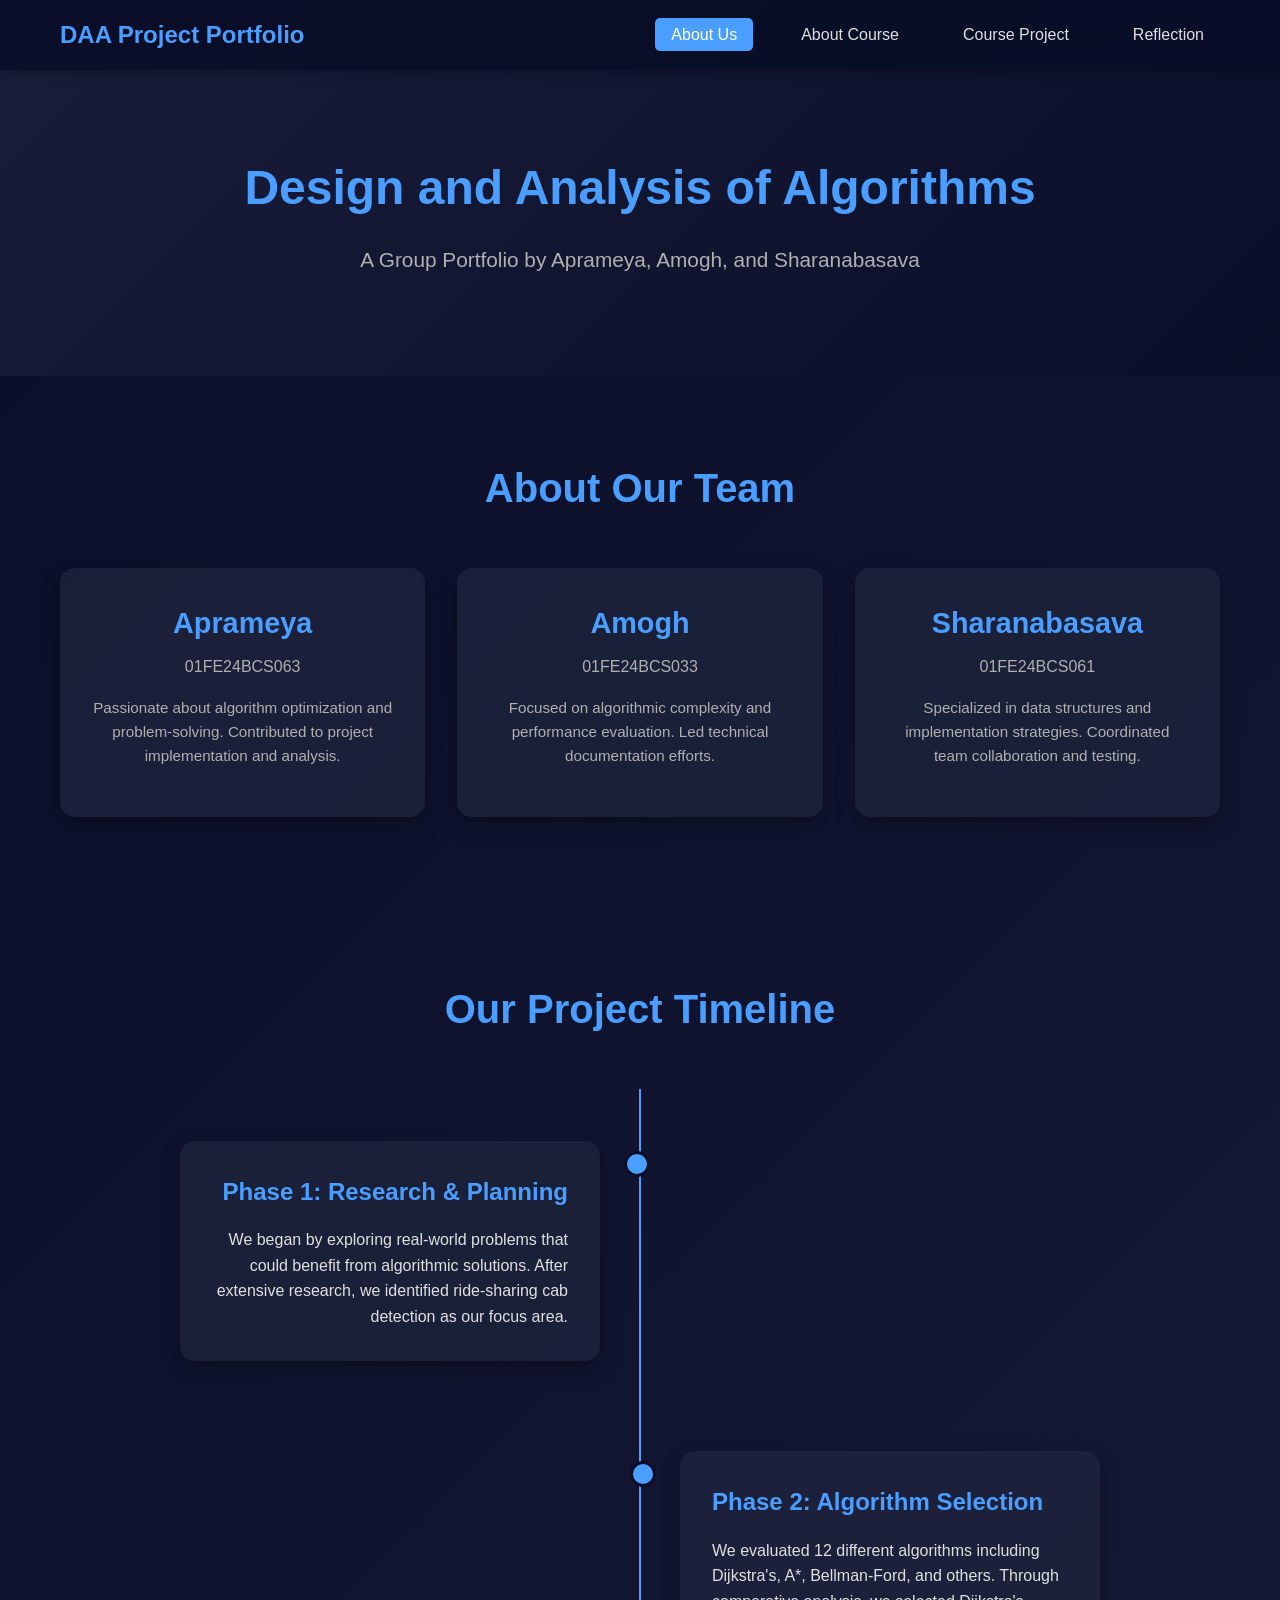
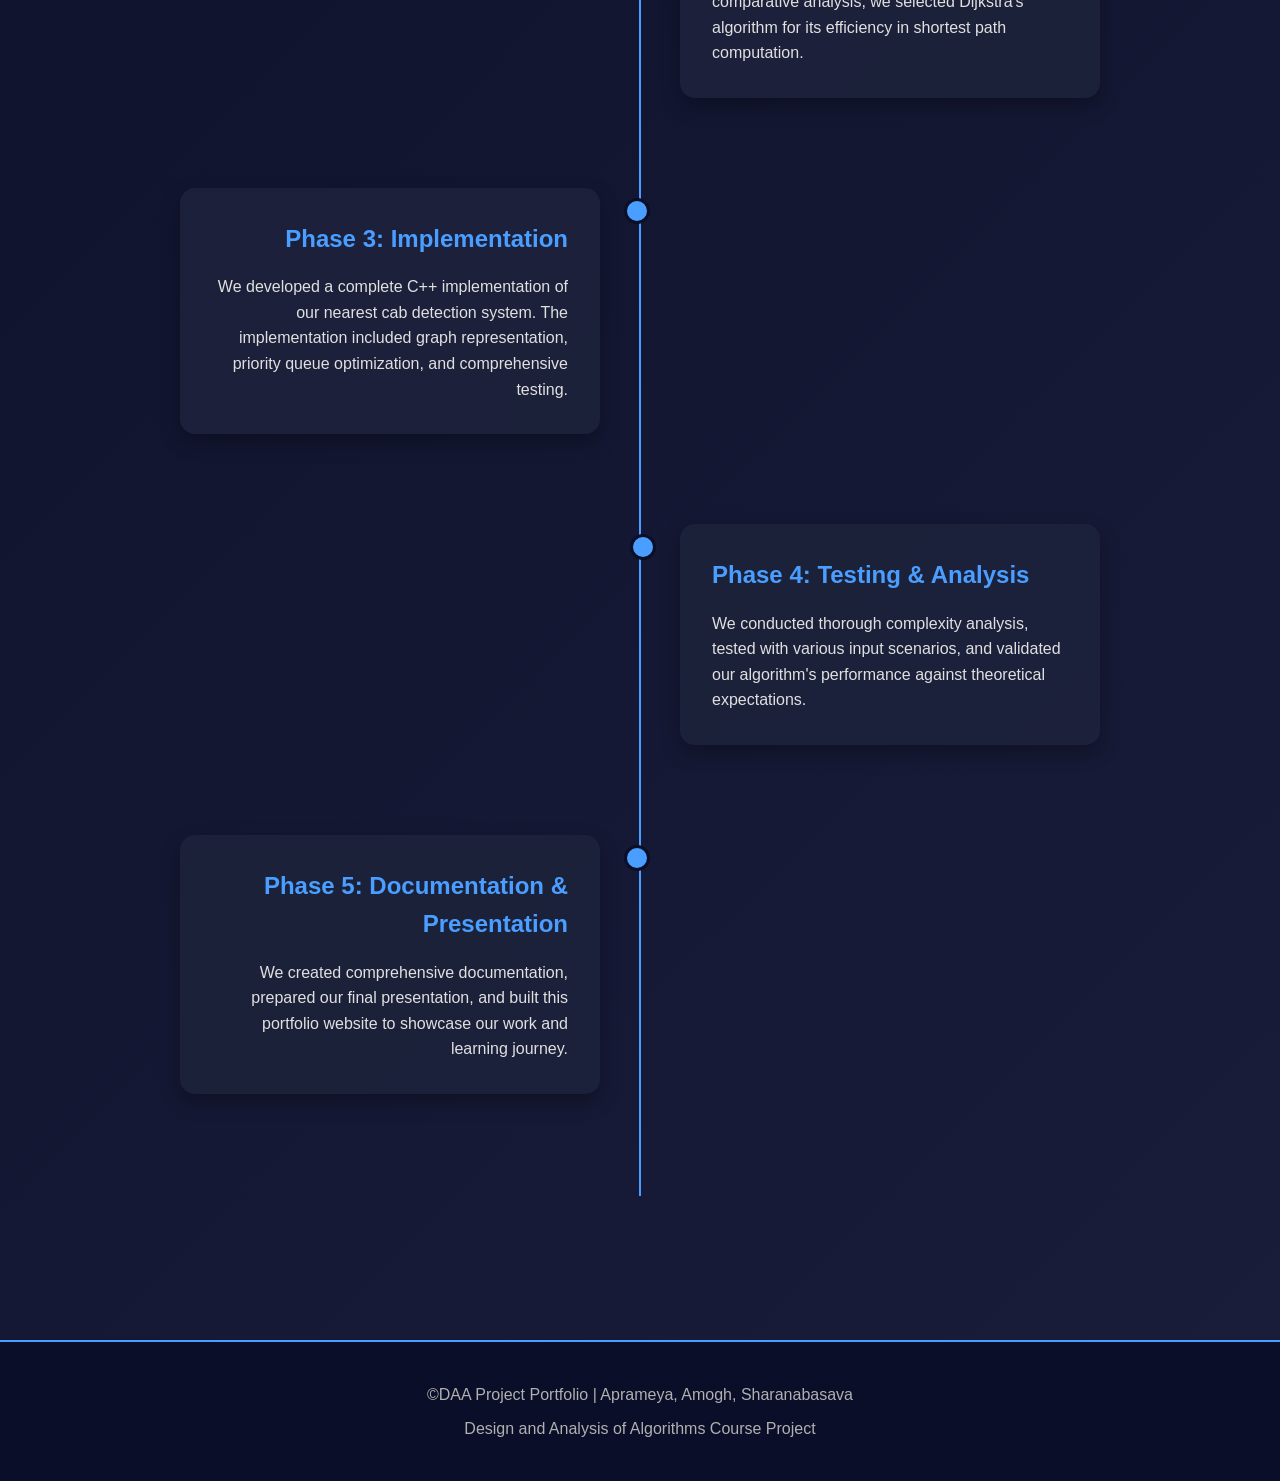
<file: index.html>
<!DOCTYPE html>
<html lang="en">
<head>
    <meta charset="UTF-8">
    <meta name="viewport" content="width=device-width, initial-scale=1.0">
    <title>DAA Project Portfolio - Aprameya, Amogh, Sharanabasava</title>
    <link rel="stylesheet" href="css/style.css">
</head>
<body>
    <!-- Navigation -->
    <nav class="navbar">
        <div class="nav-container">
            <div class="nav-brand">DAA Project Portfolio</div>
            <ul class="nav-menu">
                <li><a href="index.html" class="active">About Us</a></li>
                <li><a href="course.html">About Course</a></li>
                <li><a href="project.html">Course Project</a></li>
                <li><a href="reflection.html">Reflection</a></li>
            </ul>
        </div>
    </nav>

    <!-- Hero Section -->
    <section class="hero">
        <div class="container">
            <h1 class="fade-in">Design and Analysis of Algorithms</h1>
            <p class="subtitle fade-in">A Group Portfolio by Aprameya, Amogh, and Sharanabasava</p>
        </div>
    </section>

    <!-- About Us Section -->
    <section class="about-section">
        <div class="container">
            <h2 class="section-title slide-up">About Our Team</h2>
            <div class="team-grid">
                <div class="team-card slide-up">
                    <h3>Aprameya</h3>
                    <p>01FE24BCS063</p>
                    <p class="team-description">Passionate about algorithm optimization and problem-solving. Contributed to project implementation and analysis.</p>
                </div>
                <div class="team-card slide-up">
                    <h3>Amogh</h3>
                    <p>01FE24BCS033</p>
                    <p class="team-description">Focused on algorithmic complexity and performance evaluation. Led technical documentation efforts.</p>
                </div>
                <div class="team-card slide-up">
                    <h3>Sharanabasava</h3>
                    <p>01FE24BCS061</p>
                    <p class="team-description">Specialized in data structures and implementation strategies. Coordinated team collaboration and testing.</p>
                </div>
            </div>
        </div>
    </section>

    <!-- Project Timeline -->
    <section class="timeline-section">
        <div class="container">
            <h2 class="section-title slide-up">Our Project Timeline</h2>
            <div class="timeline">
                <div class="timeline-item left slide-up">
                    <div class="timeline-content">
                        <h3>Phase 1: Research & Planning</h3>
                        <p>We began by exploring real-world problems that could benefit from algorithmic solutions. After extensive research, we identified ride-sharing cab detection as our focus area.</p>
                    </div>
                </div>
                <div class="timeline-item right slide-up">
                    <div class="timeline-content">
                        <h3>Phase 2: Algorithm Selection</h3>
                        <p>We evaluated 12 different algorithms including Dijkstra's, A*, Bellman-Ford, and others. Through comparative analysis, we selected Dijkstra's algorithm for its efficiency in shortest path computation.</p>
                    </div>
                </div>
                <div class="timeline-item left slide-up">
                    <div class="timeline-content">
                        <h3>Phase 3: Implementation</h3>
                        <p>We developed a complete C++ implementation of our nearest cab detection system. The implementation included graph representation, priority queue optimization, and comprehensive testing.</p>
                    </div>
                </div>
                <div class="timeline-item right slide-up">
                    <div class="timeline-content">
                        <h3>Phase 4: Testing & Analysis</h3>
                        <p>We conducted thorough complexity analysis, tested with various input scenarios, and validated our algorithm's performance against theoretical expectations.</p>
                    </div>
                </div>
                <div class="timeline-item left slide-up">
                    <div class="timeline-content">
                        <h3>Phase 5: Documentation & Presentation</h3>
                        <p>We created comprehensive documentation, prepared our final presentation, and built this portfolio website to showcase our work and learning journey.</p>
                    </div>
                </div>
            </div>
        </div>
    </section>

    <!-- Footer -->
    <footer class="footer">
        <div class="container">
            <p>&copy;DAA Project Portfolio | Aprameya, Amogh, Sharanabasava</p>
            <p>Design and Analysis of Algorithms Course Project</p>
        </div>
    </footer>

    <script src="js/scroll.js"></script>
</body>
</html>
</file>
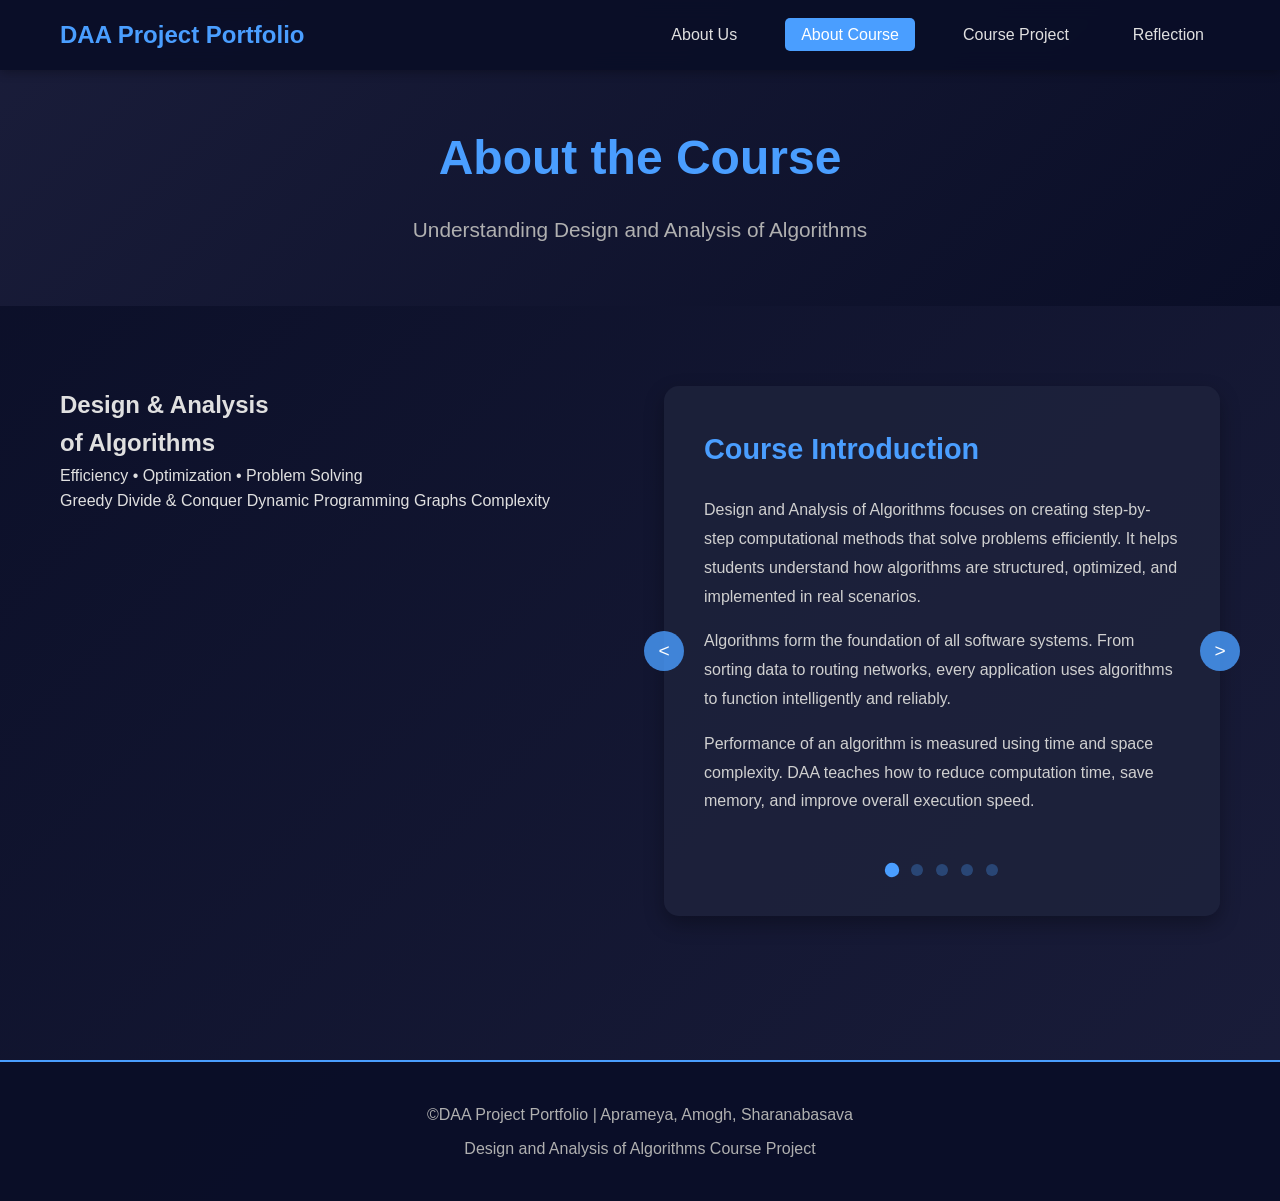
<file: course.html>
<!DOCTYPE html>
<html lang="en">
<head>
    <meta charset="UTF-8">
    <meta name="viewport" content="width=device-width, initial-scale=1.0">
    <title>About Course - DAA Project Portfolio</title>
    <link rel="stylesheet" href="css/style.css">
</head>
<body>
    <!-- Navigation -->
    <nav class="navbar">
        <div class="nav-container">
            <div class="nav-brand">DAA Project Portfolio</div>
            <ul class="nav-menu">
                <li><a href="index.html">About Us</a></li>
                <li><a href="course.html" class="active">About Course</a></li>
                <li><a href="project.html">Course Project</a></li>
                <li><a href="reflection.html">Reflection</a></li>
            </ul>
        </div>
    </nav>

    <!-- Hero Section -->
    <section class="hero hero-small">
        <div class="container">
            <h1 class="fade-in">About the Course</h1>
            <p class="subtitle fade-in">Understanding Design and Analysis of Algorithms</p>
        </div>
    </section>

    <!-- Course Content Section with Image and Slider -->
    <section class="course-content-section">
        <div class="container">
            <div class="course-layout">
                <!-- Left Side: Image -->
                <div class="course-image-container slide-up">
    <div class="course-visual">
        <h2>Design & Analysis<br>of Algorithms</h2>
        <p>Efficiency • Optimization • Problem Solving</p>

        <div class="algo-tags">
            <span>Greedy</span>
            <span>Divide & Conquer</span>
            <span>Dynamic Programming</span>
            <span>Graphs</span>
            <span>Complexity</span>
        </div>
    </div>
</div>

                <!-- Right Side: Slider -->
                <div class="course-slider-container slide-up">
                    <div class="slider-wrapper">
                        <!-- Slide 1: Course Introduction -->
                        <div class="slide active">
                            <h3>Course Introduction</h3>
                            <p>Design and Analysis of Algorithms focuses on creating step-by-step computational methods that solve problems efficiently. It helps students understand how algorithms are structured, optimized, and implemented in real scenarios.</p>
                            <p>Algorithms form the foundation of all software systems. From sorting data to routing networks, every application uses algorithms to function intelligently and reliably.</p>
                            <p>Performance of an algorithm is measured using time and space complexity. DAA teaches how to reduce computation time, save memory, and improve overall execution speed.</p>
                        </div>

                        <!-- Slide 2: Problem-Solving & Decision Making -->
                        <div class="slide">
                            <h3>Problem-Solving & Decision Making</h3>
                            <p>Algorithms define clear, logical steps to solve computational problems. They eliminate guesswork and ensure that every problem has a structured and repeatable approach.</p>
                            <p>Efficiency evaluation helps identify whether an algorithm is scalable. By comparing multiple approaches, we determine which solution works best for large inputs.</p>
                            <p>Learning DAA enables students to choose the most suitable method based on constraints like time, memory, and input size.</p>
                        </div>

                        <!-- Slide 3: Advanced Thinking & Career Relevance -->
                        <div class="slide">
                            <h3>Advanced Thinking & Career Relevance</h3>
                            <p>DAA strengthens analytical ability by teaching how to break complex tasks into manageable steps.</p>
                            <p>Most coding interviews and competitive programming challenges revolve around algorithm efficiency.</p>
                            <p>Real-world problems often have multiple solutions. DAA helps identify which algorithm achieves the best performance.</p>
                        </div>

                        <!-- Slide 4: Course Topics -->
                        <div class="slide">
                            <h3>Course Topics</h3>
                            <p>Throughout this course, we explored fundamental and advanced topics that form the backbone of algorithmic thinking:</p>
                            <ul class="topic-list">
                                <li>Data Structures</li>
                                <li>Searching Algorithms</li>
                                <li>Sorting Algorithms</li>
                                <li>Divide and Conquer</li>
                                <li>Dynamic Programming</li>
                            </ul>
                        </div>

                        <!-- Slide 5: Applications -->
                        <div class="slide">
                            <h3>Applications</h3>
                            <p>The concepts we learned in DAA have wide-ranging applications across various domains:</p>
                            <ul class="topic-list">
                                <li>Web Development</li>
                                <li>Artificial Intelligence</li>
                                <li>Networking</li>
                                <li>Big Data</li>
                                <li>Healthcare</li>
                                <li>Navigation Systems</li>
                                <li>Cybersecurity</li>
                                <li>Social Media</li>
                            </ul>
                        </div>
                    </div>

                    <!-- Slider Navigation Dots -->
                    <div class="slider-dots">
                        <span class="dot active" data-slide="0"></span>
                        <span class="dot" data-slide="1"></span>
                        <span class="dot" data-slide="2"></span>
                        <span class="dot" data-slide="3"></span>
                        <span class="dot" data-slide="4"></span>
                    </div>

                    <!-- Slider Arrows -->
                    <button class="slider-arrow prev" aria-label="Previous slide">&lt;</button>
                    <button class="slider-arrow next" aria-label="Next slide">&gt;</button>
                </div>
            </div>
        </div>
    </section>

    <!-- Footer -->
    <footer class="footer">
        <div class="container">
            <p>&copy;DAA Project Portfolio | Aprameya, Amogh, Sharanabasava</p>
            <p>Design and Analysis of Algorithms Course Project</p>
        </div>
    </footer>

    <script src="js/scroll.js"></script>
    <script src="js/slider.js"></script>
</body>
</html>
</file>
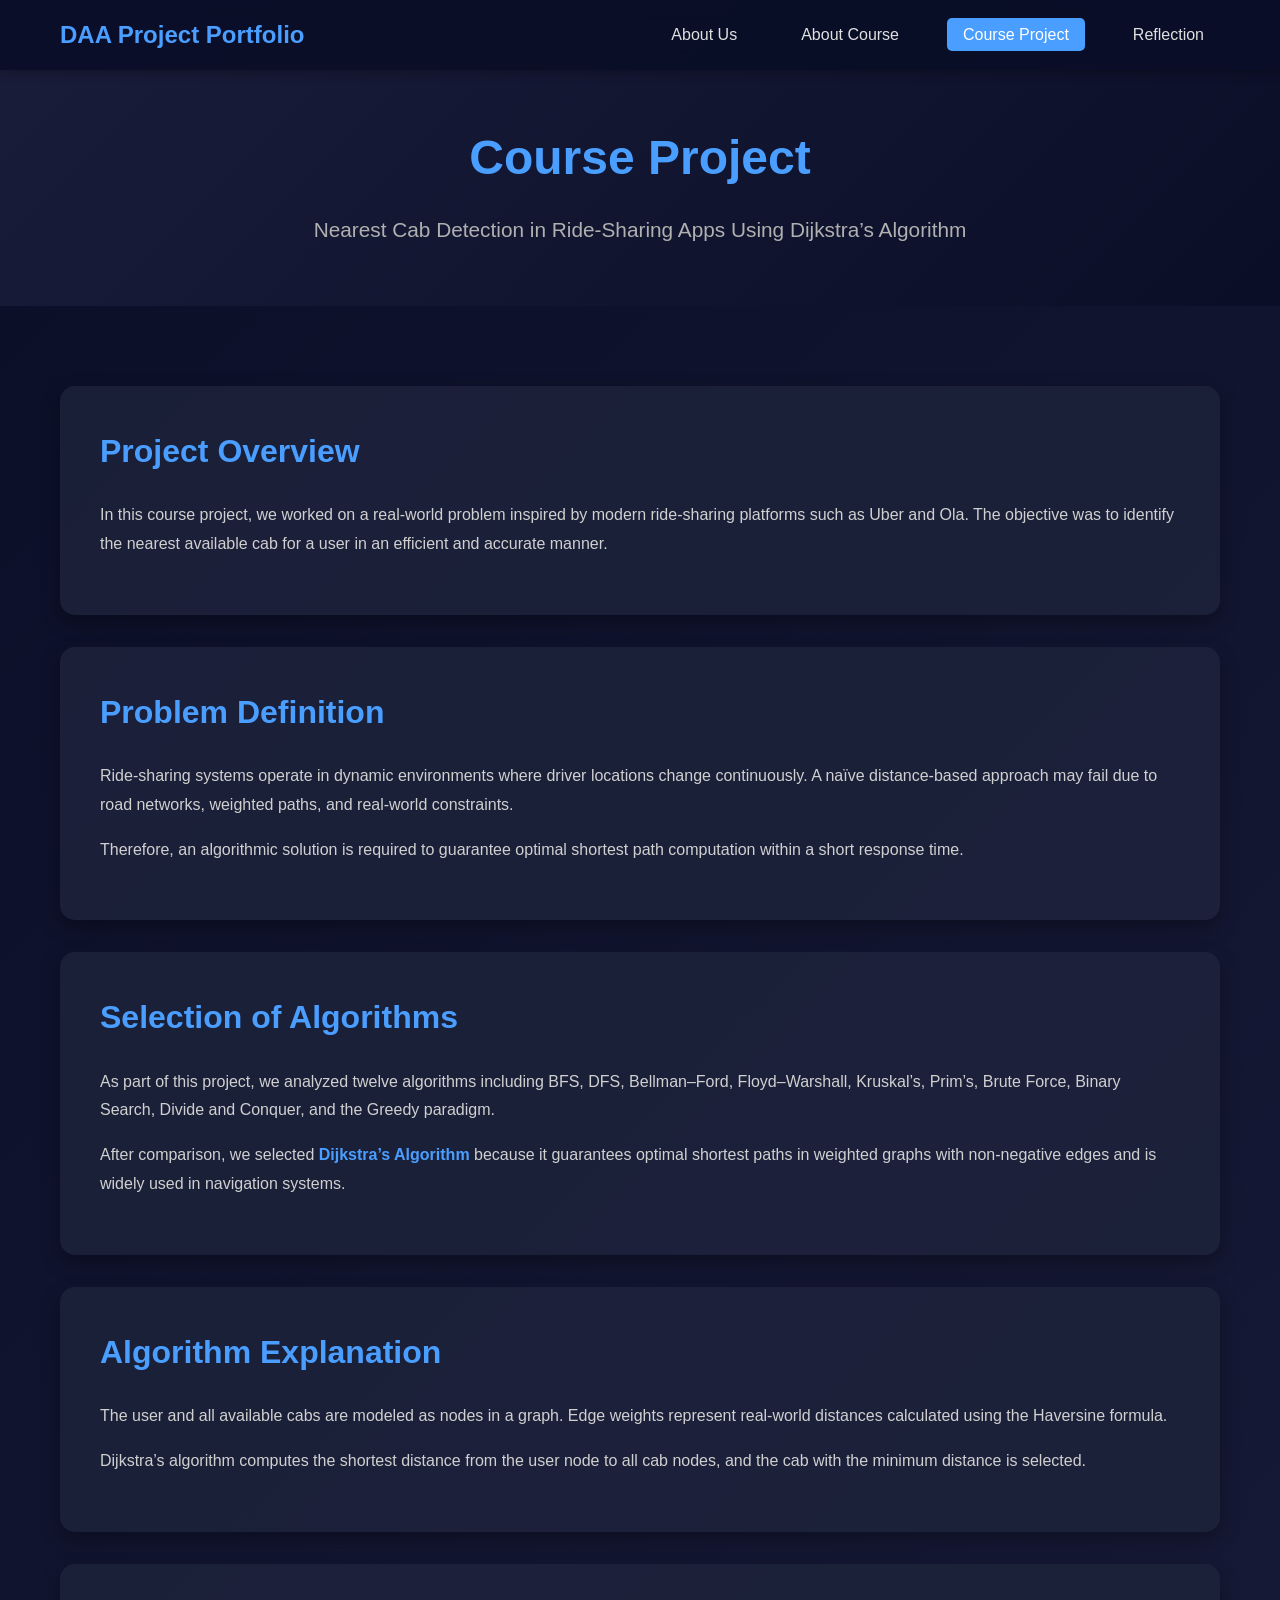
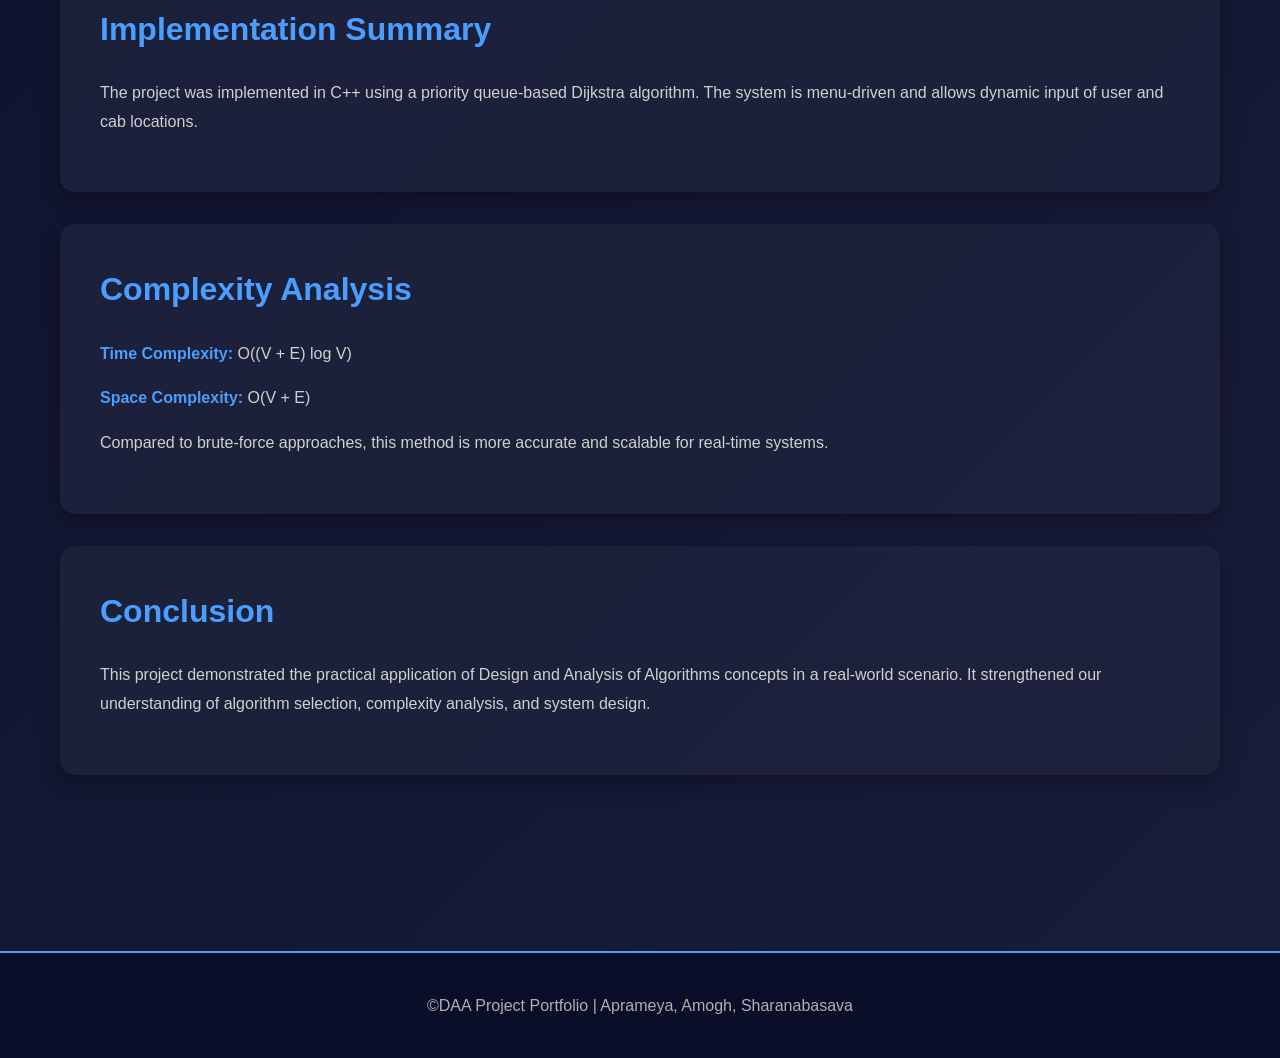
<file: project.html>
<!DOCTYPE html>
<html lang="en">
<head>
    <meta charset="UTF-8">
    <meta name="viewport" content="width=device-width, initial-scale=1.0">
    <title>Course Project - DAA Project Portfolio</title>
    <link rel="stylesheet" href="css/style.css">
</head>
<body>

<!-- Navigation -->
<nav class="navbar">
    <div class="nav-container">
        <div class="nav-brand">DAA Project Portfolio</div>
        <ul class="nav-menu">
            <li><a href="index.html">About Us</a></li>
            <li><a href="course.html">About Course</a></li>
            <li><a href="project.html" class="active">Course Project</a></li>
            <li><a href="reflection.html">Reflection</a></li>
        </ul>
    </div>
</nav>

<!-- Hero -->
<section class="hero hero-small">
    <div class="container">
        <h1 class="fade-in">Course Project</h1>
        <p class="subtitle fade-in">
            Nearest Cab Detection in Ride-Sharing Apps Using Dijkstra’s Algorithm
        </p>
    </div>
</section>

<!-- Project Content -->
<section class="content-section">
    <div class="container">

        <div class="content-card slide-up">
            <h2>Project Overview</h2>
            <p>
                In this course project, we worked on a real-world problem inspired by modern
                ride-sharing platforms such as Uber and Ola. The objective was to identify
                the nearest available cab for a user in an efficient and accurate manner.
            </p>
        </div>

        <div class="content-card slide-up">
            <h2>Problem Definition</h2>
            <p>
                Ride-sharing systems operate in dynamic environments where driver locations
                change continuously. A naïve distance-based approach may fail due to road
                networks, weighted paths, and real-world constraints.
            </p>
            <p>
                Therefore, an algorithmic solution is required to guarantee optimal shortest
                path computation within a short response time.
            </p>
        </div>

        <div class="content-card slide-up">
            <h2>Selection of Algorithms</h2>
            <p>
                As part of this project, we analyzed twelve algorithms including BFS, DFS,
                Bellman–Ford, Floyd–Warshall, Kruskal’s, Prim’s, Brute Force, Binary Search,
                Divide and Conquer, and the Greedy paradigm.
            </p>
            <p>
                After comparison, we selected <strong>Dijkstra’s Algorithm</strong> because it
                guarantees optimal shortest paths in weighted graphs with non-negative edges
                and is widely used in navigation systems.
            </p>
        </div>

        <div class="content-card slide-up">
            <h2>Algorithm Explanation</h2>
            <p>
                The user and all available cabs are modeled as nodes in a graph. Edge weights
                represent real-world distances calculated using the Haversine formula.
            </p>
            <p>
                Dijkstra’s algorithm computes the shortest distance from the user node to all
                cab nodes, and the cab with the minimum distance is selected.
            </p>
        </div>

        <div class="content-card slide-up">
            <h2>Implementation Summary</h2>
            <p>
                The project was implemented in C++ using a priority queue-based Dijkstra
                algorithm. The system is menu-driven and allows dynamic input of user and
                cab locations.
            </p>
        </div>

        <div class="content-card slide-up">
            <h2>Complexity Analysis</h2>
            <p><strong>Time Complexity:</strong> O((V + E) log V)</p>
            <p><strong>Space Complexity:</strong> O(V + E)</p>
            <p>
                Compared to brute-force approaches, this method is more accurate and scalable
                for real-time systems.
            </p>
        </div>

        <div class="content-card slide-up">
            <h2>Conclusion</h2>
            <p>
                This project demonstrated the practical application of Design and Analysis
                of Algorithms concepts in a real-world scenario. It strengthened our
                understanding of algorithm selection, complexity analysis, and system design.
            </p>
        </div>

    </div>
</section>

<footer class="footer">
    <div class="container">
        <p>&copy;DAA Project Portfolio | Aprameya, Amogh, Sharanabasava</p>
    </div>
</footer>

<script src="js/scroll.js"></script>
</body>
</html>
</file>
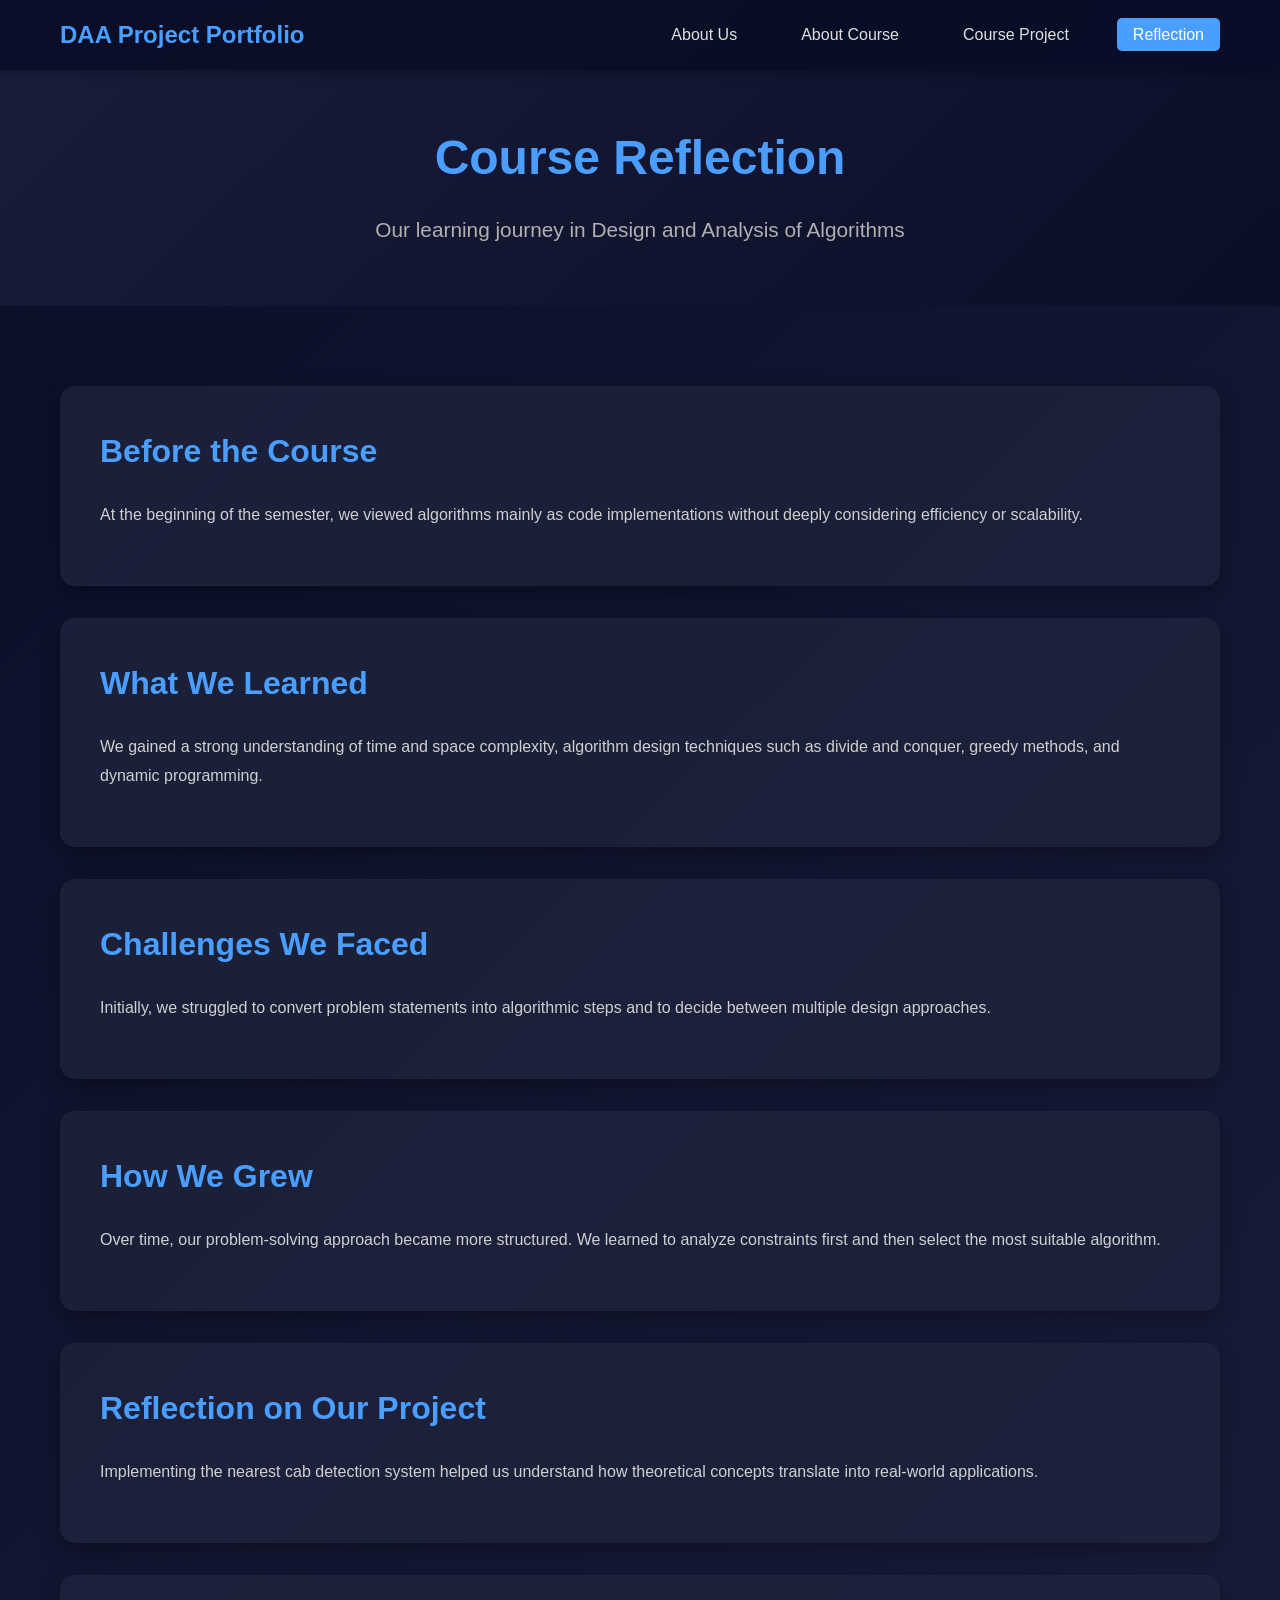
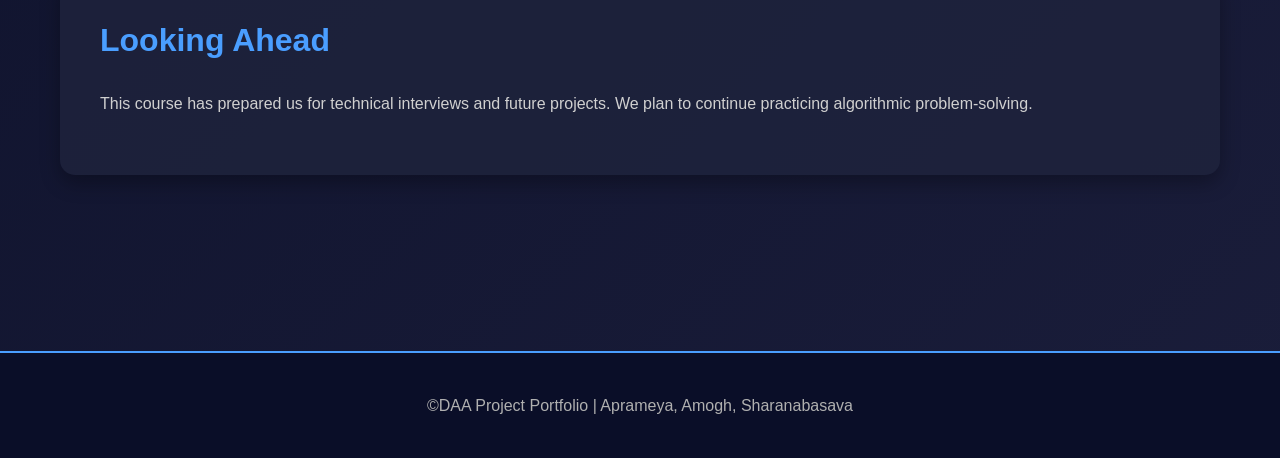
<file: reflection.html>
<!DOCTYPE html>
<html lang="en">
<head>
    <meta charset="UTF-8">
    <meta name="viewport" content="width=device-width, initial-scale=1.0">
    <title>Course Reflection - DAA Project Portfolio</title>
    <link rel="stylesheet" href="css/style.css">
</head>
<body>

<nav class="navbar">
    <div class="nav-container">
        <div class="nav-brand">DAA Project Portfolio</div>
        <ul class="nav-menu">
            <li><a href="index.html">About Us</a></li>
            <li><a href="course.html">About Course</a></li>
            <li><a href="project.html">Course Project</a></li>
            <li><a href="reflection.html" class="active">Reflection</a></li>
        </ul>
    </div>
</nav>

<section class="hero hero-small">
    <div class="container">
        <h1 class="fade-in">Course Reflection</h1>
        <p class="subtitle fade-in">Our learning journey in Design and Analysis of Algorithms</p>
    </div>
</section>

<section class="content-section">
    <div class="container">

        <div class="content-card slide-up">
            <h2>Before the Course</h2>
            <p>
                At the beginning of the semester, we viewed algorithms mainly as code
                implementations without deeply considering efficiency or scalability.
            </p>
        </div>

        <div class="content-card slide-up">
            <h2>What We Learned</h2>
            <p>
                We gained a strong understanding of time and space complexity, algorithm
                design techniques such as divide and conquer, greedy methods, and
                dynamic programming.
            </p>
        </div>

        <div class="content-card slide-up">
            <h2>Challenges We Faced</h2>
            <p>
                Initially, we struggled to convert problem statements into algorithmic
                steps and to decide between multiple design approaches.
            </p>
        </div>

        <div class="content-card slide-up">
            <h2>How We Grew</h2>
            <p>
                Over time, our problem-solving approach became more structured. We learned
                to analyze constraints first and then select the most suitable algorithm.
            </p>
        </div>

        <div class="content-card slide-up">
            <h2>Reflection on Our Project</h2>
            <p>
                Implementing the nearest cab detection system helped us understand how
                theoretical concepts translate into real-world applications.
            </p>
        </div>

        <div class="content-card slide-up">
            <h2>Looking Ahead</h2>
            <p>
                This course has prepared us for technical interviews and future projects.
                We plan to continue practicing algorithmic problem-solving.
            </p>
        </div>

    </div>
</section>

<footer class="footer">
    <div class="container">
        <p>&copy;DAA Project Portfolio | Aprameya, Amogh, Sharanabasava</p>
    </div>
</footer>

<script src="js/scroll.js"></script>
</body>
</html>
</file>
<file: css/style.css>
/* ===================================
   GLOBAL STYLES
   =================================== */
* {
    margin: 0;
    padding: 0;
    box-sizing: border-box;
}

body {
    font-family: 'Segoe UI', Tahoma, Geneva, Verdana, sans-serif;
    background: linear-gradient(135deg, #0a0e27 0%, #1a1d3a 100%);
    color: #e0e0e0;
    line-height: 1.6;
    min-height: 100vh;
}

.container {
    max-width: 1200px;
    margin: 0 auto;
    padding: 0 20px;
}

/* ===================================
   NAVIGATION BAR
   =================================== */
.navbar {
    background: rgba(10, 14, 39, 0.95);
    backdrop-filter: blur(10px);
    padding: 1rem 0;
    position: fixed;
    width: 100%;
    top: 0;
    z-index: 1000;
    box-shadow: 0 2px 10px rgba(0, 0, 0, 0.3);
}

.nav-container {
    max-width: 1200px;
    margin: 0 auto;
    padding: 0 20px;
    display: flex;
    justify-content: space-between;
    align-items: center;
}

.nav-brand {
    font-size: 1.5rem;
    font-weight: bold;
    color: #4a9eff;
}

.nav-menu {
    display: flex;
    list-style: none;
    gap: 2rem;
}

.nav-menu a {
    color: #e0e0e0;
    text-decoration: none;
    padding: 0.5rem 1rem;
    border-radius: 5px;
    transition: all 0.3s ease;
}

.nav-menu a:hover,
.nav-menu a.active {
    background: #4a9eff;
    color: #fff;
}

/* ===================================
   HERO SECTION
   =================================== */
.hero {
    padding: 150px 0 100px;
    text-align: center;
    background: linear-gradient(135deg, #1a1d3a 0%, #0a0e27 100%);
}

.hero-small {
    padding: 120px 0 60px;
}

.hero h1 {
    font-size: 3rem;
    margin-bottom: 1rem;
    color: #4a9eff;
}

.subtitle {
    font-size: 1.3rem;
    color: #b0b0b0;
}

/* ===================================
   ANIMATIONS
   =================================== */
.fade-in {
    opacity: 0;
    animation: fadeIn 1s ease forwards;
}

@keyframes fadeIn {
    to {
        opacity: 1;
    }
}

.slide-up {
    opacity: 0;
    transform: translateY(30px);
    transition: all 0.6s ease;
}

.slide-up.visible {
    opacity: 1;
    transform: translateY(0);
}

/* ===================================
   SECTIONS
   =================================== */
.about-section,
.timeline-section,
.content-section,
.course-content-section {
    padding: 80px 0;
}

.section-title {
    font-size: 2.5rem;
    text-align: center;
    margin-bottom: 3rem;
    color: #4a9eff;
}

/* ===================================
   TEAM GRID
   =================================== */
.team-grid {
    display: grid;
    grid-template-columns: repeat(auto-fit, minmax(300px, 1fr));
    gap: 2rem;
    margin-top: 2rem;
}

.team-card {
    background: rgba(30, 35, 60, 0.8);
    padding: 2rem;
    border-radius: 15px;
    text-align: center;
    box-shadow: 0 8px 20px rgba(0, 0, 0, 0.3);
    transition: all 0.3s ease;
}

.team-card:hover {
    transform: translateY(-10px);
    box-shadow: 0 12px 30px rgba(74, 158, 255, 0.3);
}

.team-card h3 {
    font-size: 1.8rem;
    color: #4a9eff;
    margin-bottom: 0.5rem;
}

.team-card p {
    color: #b0b0b0;
    margin-bottom: 1rem;
}

.team-description {
    font-size: 0.95rem;
    line-height: 1.6;
}

/* ===================================
   TIMELINE
   =================================== */
.timeline {
    position: relative;
    max-width: 1000px;
    margin: 0 auto;
    padding: 2rem 0;
}

.timeline::before {
    content: '';
    position: absolute;
    width: 2px;
    background: #4a9eff;
    top: 0;
    bottom: 0;
    left: 50%;
    transform: translateX(-50%);
}

.timeline-item {
    position: relative;
    width: 50%;
    padding: 20px 40px;
    margin-bottom: 50px;
}

.timeline-item.left {
    left: 0;
    text-align: right;
}

.timeline-item.right {
    left: 50%;
    text-align: left;
}

.timeline-item::before {
    content: '';
    position: absolute;
    width: 20px;
    height: 20px;
    background: #4a9eff;
    border: 3px solid #0a0e27;
    border-radius: 50%;
    top: 30px;
    z-index: 1;
}

.timeline-item.left::before {
    right: -10px;
}

.timeline-item.right::before {
    left: -10px;
}

.timeline-content {
    background: rgba(30, 35, 60, 0.8);
    padding: 2rem;
    border-radius: 15px;
    box-shadow: 0 8px 20px rgba(0, 0, 0, 0.3);
    transition: all 0.3s ease;
}

.timeline-content:hover {
    transform: scale(1.05);
    box-shadow: 0 12px 30px rgba(74, 158, 255, 0.3);
}

.timeline-content h3 {
    color: #4a9eff;
    margin-bottom: 1rem;
    font-size: 1.5rem;
}

/* ===================================
   CONTENT CARDS
   =================================== */
.content-card {
    background: rgba(30, 35, 60, 0.8);
    padding: 2.5rem;
    border-radius: 15px;
    margin-bottom: 2rem;
    box-shadow: 0 8px 20px rgba(0, 0, 0, 0.3);
    transition: all 0.3s ease;
}

.content-card:hover {
    transform: translateY(-5px);
    box-shadow: 0 12px 30px rgba(74, 158, 255, 0.2);
}

.content-card h2 {
    color: #4a9eff;
    margin-bottom: 1.5rem;
    font-size: 2rem;
}

.content-card h3 {
    color: #6ab0ff;
    margin-top: 1.5rem;
    margin-bottom: 1rem;
    font-size: 1.5rem;
}

.content-card p {
    margin-bottom: 1rem;
    line-height: 1.8;
    color: #d0d0d0;
}

.content-card ul,
.content-card ol {
    margin-left: 2rem;
    margin-bottom: 1rem;
    color: #d0d0d0;
}

.content-card li {
    margin-bottom: 0.8rem;
    line-height: 1.7;
}

.content-card strong {
    color: #4a9eff;
}

.content-card pre {
    background: rgba(10, 14, 39, 0.8);
    padding: 1.5rem;
    border-radius: 10px;
    overflow-x: auto;
    margin: 1rem 0;
    border-left: 4px solid #4a9eff;
}

.content-card code {
    color: #7dd3fc;
    font-family: 'Courier New', monospace;
    font-size: 0.9rem;
    line-height: 1.6;
}

/* ===================================
   COURSE PAGE - IMAGE AND SLIDER LAYOUT
   =================================== */
.course-layout {
    display: grid;
    grid-template-columns: 1fr 1fr;
    gap: 3rem;
    align-items: start;
}

.course-image-container {
    position: sticky;
    top: 100px;
}

.course-image {
    width: 100%;
    border-radius: 15px;
    box-shadow: 0 8px 20px rgba(0, 0, 0, 0.4);
}

.course-slider-container {
    position: relative;
    background: rgba(30, 35, 60, 0.8);
    padding: 2.5rem;
    border-radius: 15px;
    box-shadow: 0 8px 20px rgba(0, 0, 0, 0.3);
    min-height: 400px;
}

/* ===================================
   SLIDER
   =================================== */
.slider-wrapper {
    position: relative;
    overflow: hidden;
}

.slide {
    display: none;
    animation: slideIn 0.5s ease;
}

.slide.active {
    display: block;
}

@keyframes slideIn {
    from {
        opacity: 0;
        transform: translateX(20px);
    }
    to {
        opacity: 1;
        transform: translateX(0);
    }
}

.slide h3 {
    color: #4a9eff;
    margin-bottom: 1.5rem;
    font-size: 1.8rem;
}

.slide p {
    margin-bottom: 1rem;
    line-height: 1.8;
    color: #d0d0d0;
}

.topic-list {
    list-style: none;
    padding-left: 0;
}

.topic-list li {
    padding: 0.8rem 0;
    padding-left: 2rem;
    position: relative;
    color: #d0d0d0;
}

.topic-list li::before {
    content: '▸';
    position: absolute;
    left: 0;
    color: #4a9eff;
    font-size: 1.2rem;
}

/* ===================================
   SLIDER NAVIGATION
   =================================== */
.slider-dots {
    display: flex;
    justify-content: center;
    gap: 0.8rem;
    margin-top: 2rem;
}

.dot {
    width: 12px;
    height: 12px;
    border-radius: 50%;
    background: rgba(74, 158, 255, 0.3);
    cursor: pointer;
    transition: all 0.3s ease;
}

.dot.active,
.dot:hover {
    background: #4a9eff;
    transform: scale(1.2);
}

.slider-arrow {
    position: absolute;
    top: 50%;
    transform: translateY(-50%);
    background: rgba(74, 158, 255, 0.8);
    color: white;
    border: none;
    width: 40px;
    height: 40px;
    border-radius: 50%;
    cursor: pointer;
    font-size: 1.2rem;
    transition: all 0.3s ease;
    z-index: 10;
}

.slider-arrow:hover {
    background: #4a9eff;
    transform: translateY(-50%) scale(1.1);
}

.slider-arrow.prev {
    left: -20px;
}

.slider-arrow.next {
    right: -20px;
}

/* ===================================
   FOOTER
   =================================== */
.footer {
    background: rgba(10, 14, 39, 0.95);
    padding: 2rem 0;
    text-align: center;
    margin-top: 4rem;
    border-top: 2px solid #4a9eff;
}

.footer p {
    color: #b0b0b0;
    margin: 0.5rem 0;
}

/* ===================================
   RESPONSIVE DESIGN
   =================================== */
@media (max-width: 768px) {
    .nav-menu {
        flex-direction: column;
        gap: 0.5rem;
    }

    .hero h1 {
        font-size: 2rem;
    }

    .subtitle {
        font-size: 1rem;
    }

    .team-grid {
        grid-template-columns: 1fr;
    }

    .timeline::before {
        left: 20px;
    }

    .timeline-item {
        width: 100%;
        padding-left: 60px;
        text-align: left;
        left: 0 !important;
    }

    .timeline-item::before {
        left: 10px !important;
    }

    .course-layout {
        grid-template-columns: 1fr;
    }

    .course-image-container {
        position: relative;
        top: 0;
    }

    .slider-arrow.prev {
        left: 10px;
    }

    .slider-arrow.next {
        right: 10px;
    }

    .section-title {
        font-size: 2rem;
    }

    .content-card {
        padding: 1.5rem;
    }

    .content-card h2 {
        font-size: 1.5rem;
    }
}
</file>
